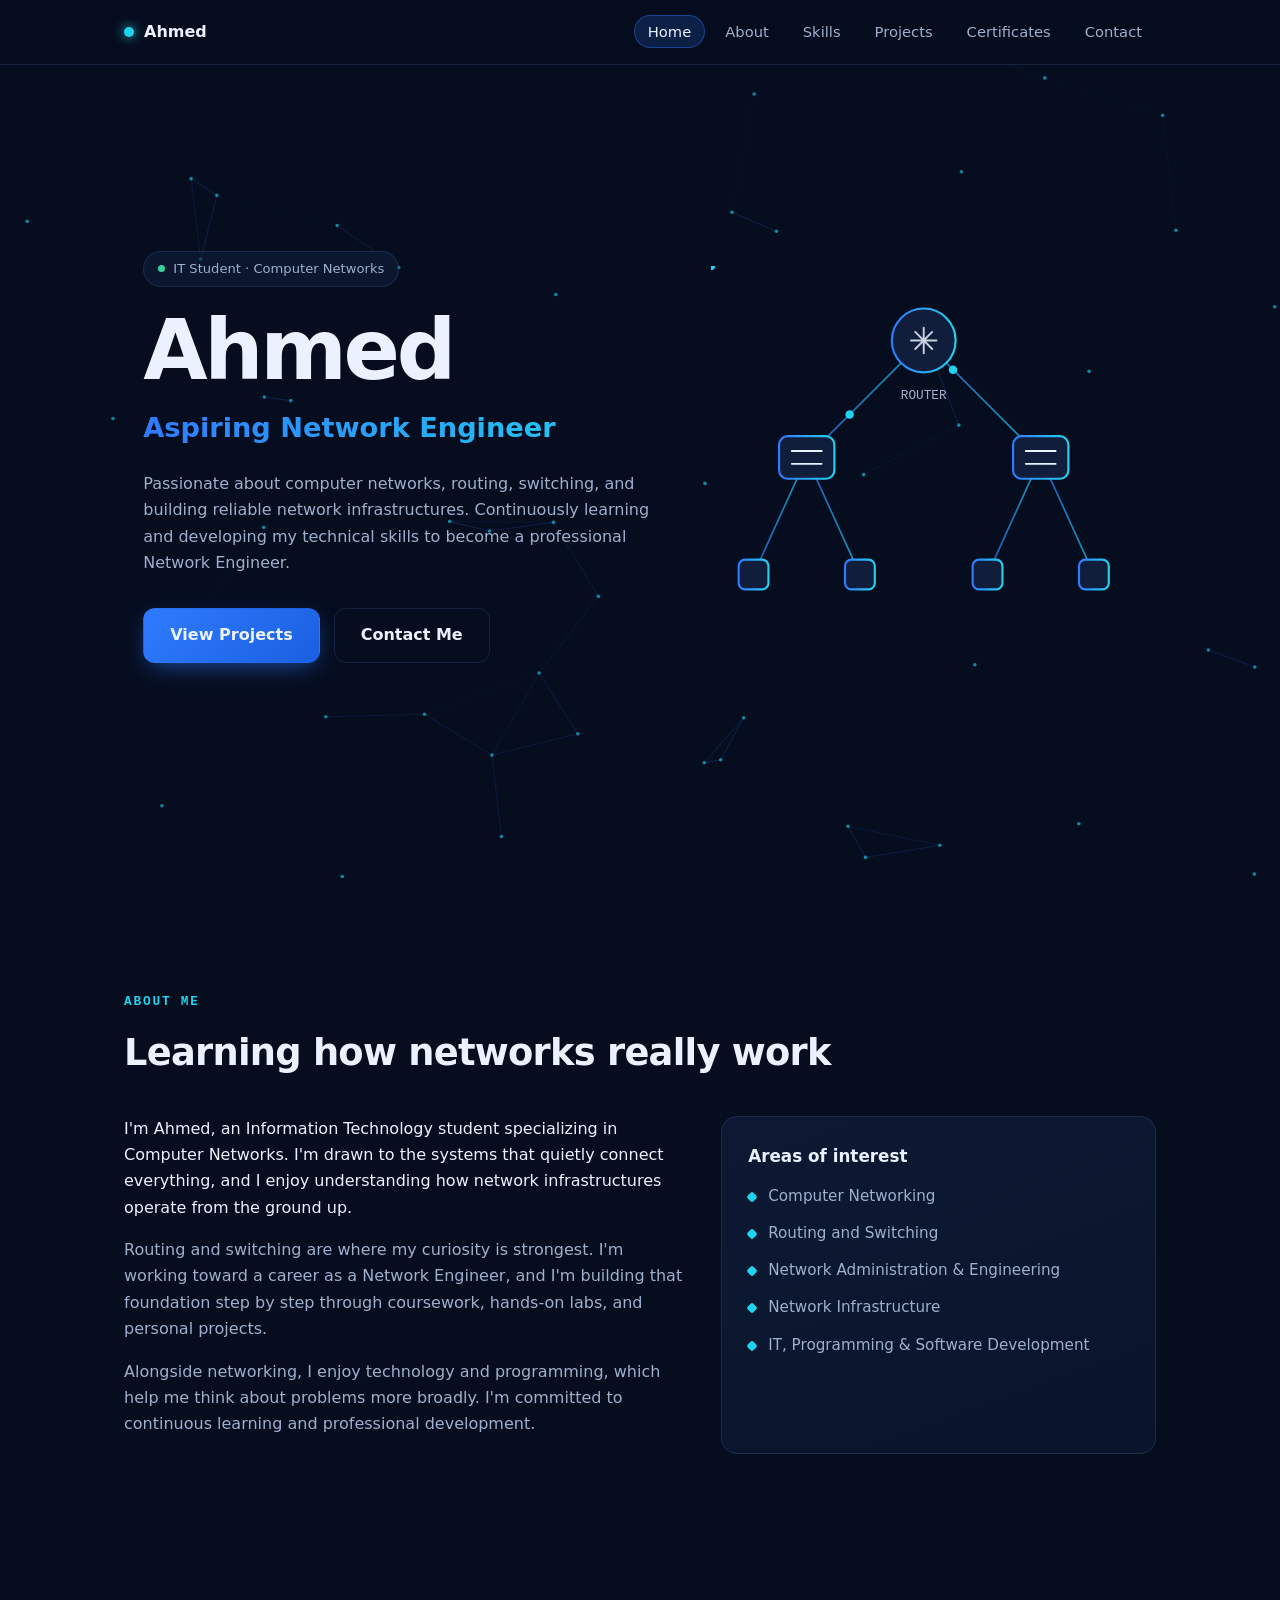
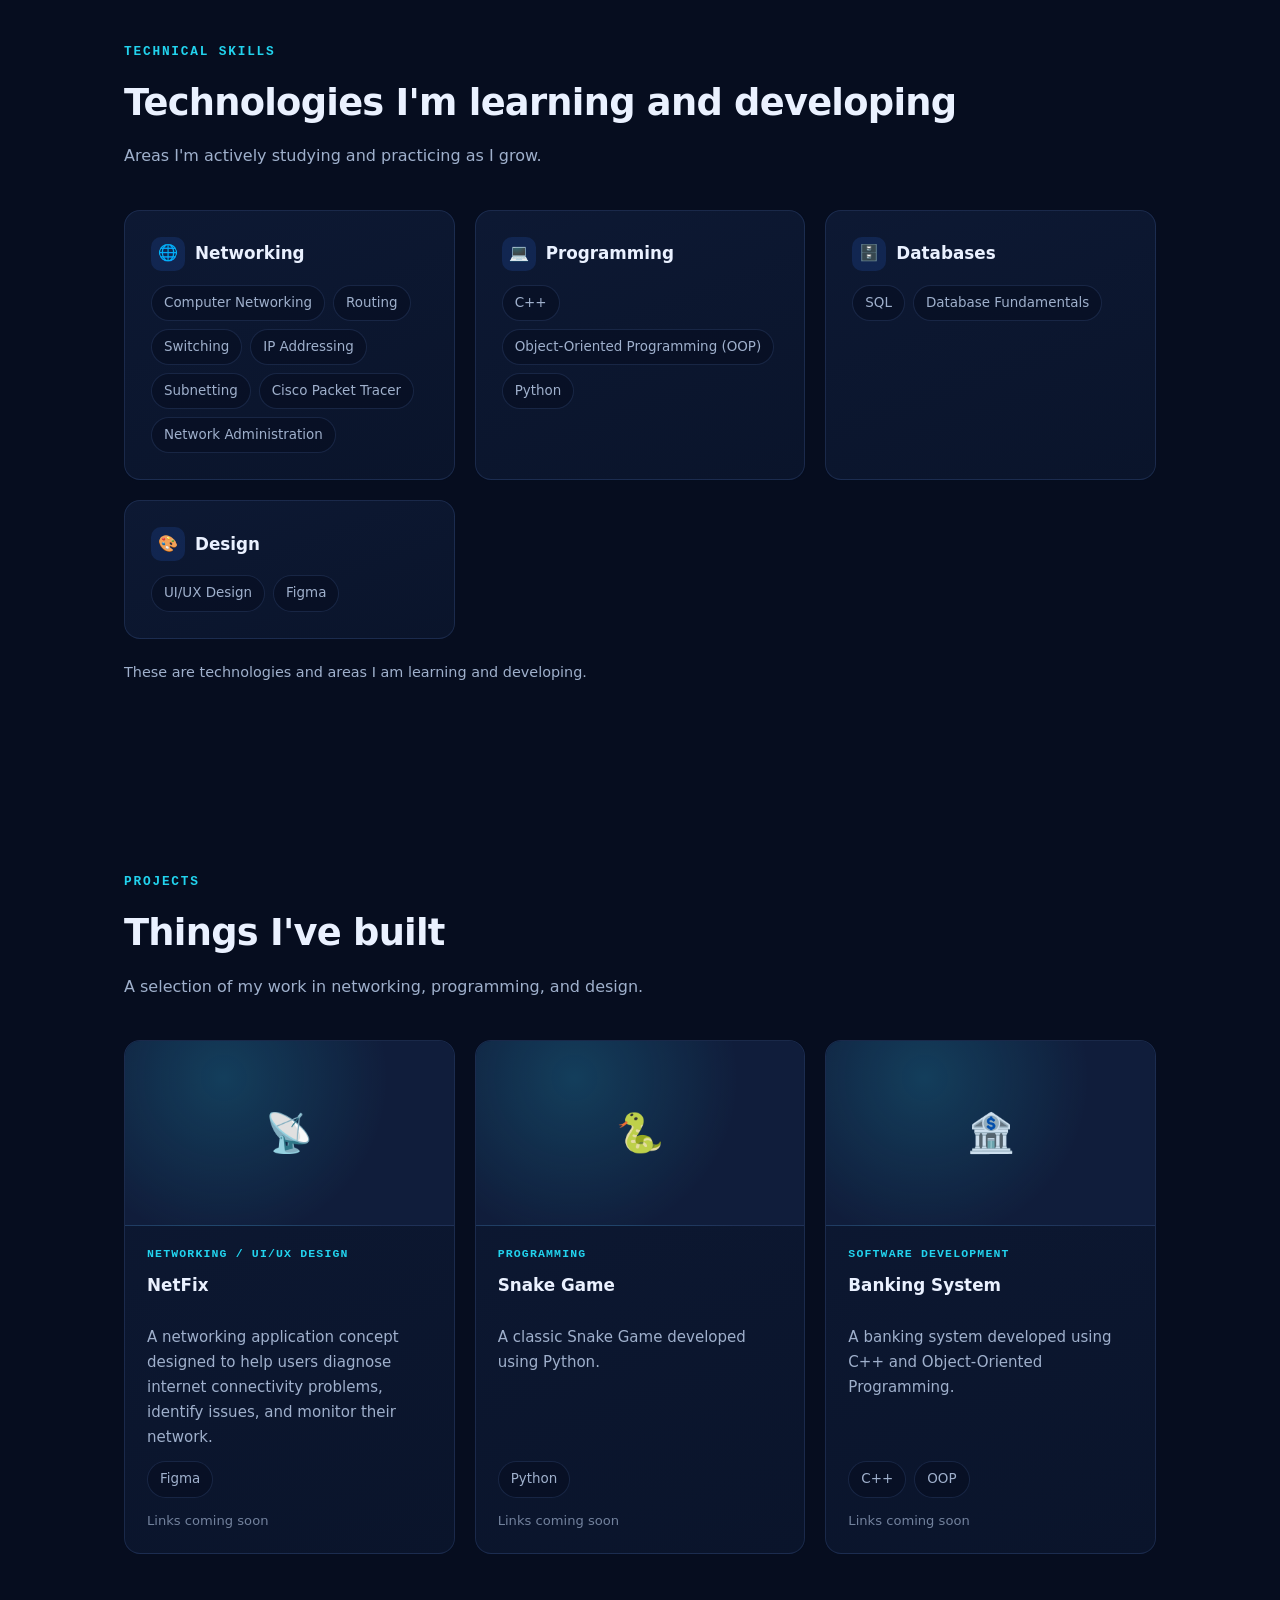
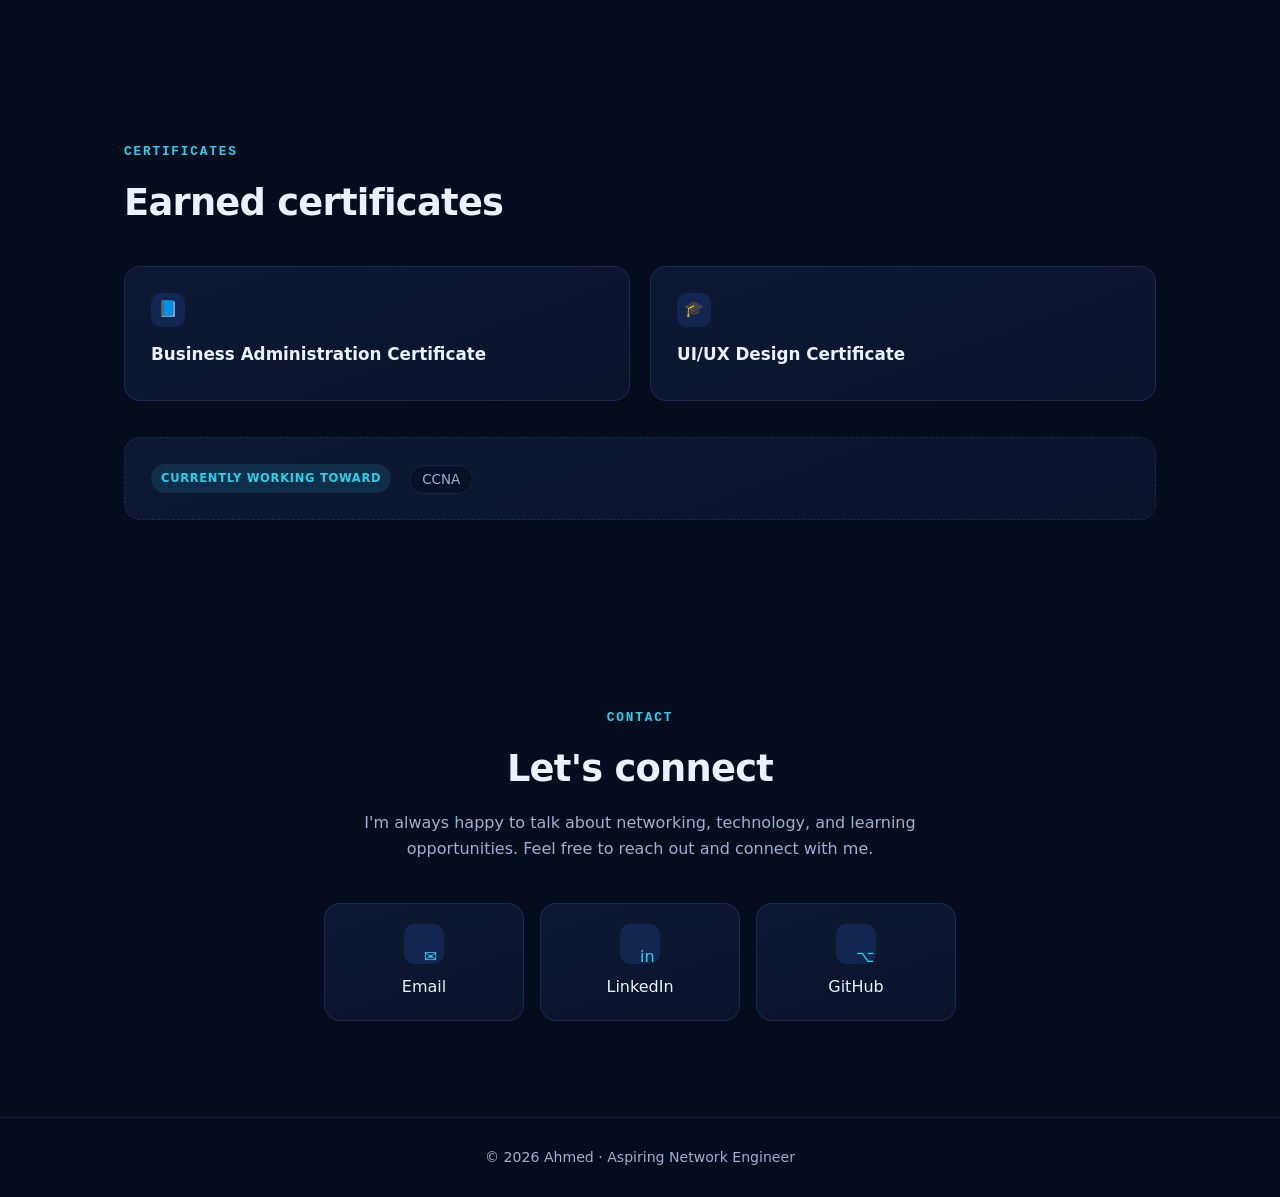
<file: index.html>
<!DOCTYPE html>
<html lang="en">
<head>
<meta charset="utf-8">
<meta name="viewport" content="width=device-width, initial-scale=1">
<title>Ahmed | Aspiring Network Engineer</title>
<meta name="description" content="Ahmed is an Information Technology student specializing in Computer Networks, passionate about routing, switching and network infrastructure.">
<meta name="theme-color" content="#060d1f">
<meta property="og:title" content="Ahmed | Aspiring Network Engineer">
<meta property="og:description" content="IT student specializing in Computer Networks. Routing, switching and network infrastructure.">
<meta property="og:type" content="website">
<link rel="icon" href="data:image/svg+xml,%3Csvg xmlns='http://www.w3.org/2000/svg' viewBox='0 0 100 100'%3E%3Ctext y='.9em' font-size='90'%3E%F0%9F%8C%90%3C/text%3E%3C/svg%3E">
<style>
:root{--bg:#060d1f;--surface:#0c1730;--surface2:#101d3b;--line:rgba(120,170,255,.14);--text:#eaf1ff;--muted:#9fb0cc;--blue:#2f7bff;--cyan:#22d3ee;--r:16px}
*{box-sizing:border-box;margin:0}
html{scroll-behavior:smooth;scroll-padding-top:80px}
body{background:var(--bg);color:var(--text);font:16px/1.65 system-ui,-apple-system,"Segoe UI",Inter,Roboto,sans-serif;overflow-x:hidden}
a{color:inherit;text-decoration:none}
:focus-visible{outline:2px solid var(--cyan);outline-offset:3px}
#net{position:fixed;inset:0;z-index:0;pointer-events:none}
main,header,footer{position:relative;z-index:1}
.wrap{max-width:1080px;margin:0 auto;padding:0 24px}
section{padding:96px 0}
h2{font-size:clamp(1.7rem,4vw,2.3rem);letter-spacing:-.02em;margin-bottom:10px}
.eyebrow{color:var(--cyan);font:600 .8rem/1 ui-monospace,Consolas,monospace;letter-spacing:.14em;text-transform:uppercase;margin-bottom:14px;display:block}
.lead{color:var(--muted);max-width:620px;margin-bottom:40px}
/* nav */
nav{position:fixed;top:0;left:0;right:0;z-index:50;background:rgba(6,13,31,.7);backdrop-filter:blur(14px);-webkit-backdrop-filter:blur(14px);border-bottom:1px solid var(--line)}
nav .wrap{display:flex;align-items:center;justify-content:space-between;height:64px}
.brand{font-weight:700;display:flex;align-items:center;gap:10px}
.brand i{width:10px;height:10px;border-radius:50%;background:var(--cyan);box-shadow:0 0 12px var(--cyan)}
.links{display:flex;gap:6px;list-style:none;padding:0}
.links a{padding:8px 14px;border-radius:999px;color:var(--muted);font-size:.92rem;transition:.25s}
.links a:hover{color:var(--text)}
.links a.active{color:var(--text);background:rgba(47,123,255,.18);box-shadow:inset 0 0 0 1px rgba(47,123,255,.4)}
.burger{display:none;background:none;border:1px solid var(--line);color:var(--text);border-radius:10px;width:42px;height:42px;font-size:1.2rem;cursor:pointer}
/* hero */
#home{min-height:100vh;display:flex;align-items:center;padding-top:110px}
.hero{display:grid;grid-template-columns:1.1fr .9fr;gap:48px;align-items:center}
.tag{display:inline-flex;gap:8px;align-items:center;border:1px solid var(--line);background:rgba(16,29,59,.6);padding:6px 14px;border-radius:999px;font-size:.82rem;color:var(--muted);margin-bottom:22px}
.tag b{width:7px;height:7px;border-radius:50%;background:#34d399}
h1{font-size:clamp(3rem,9vw,5.2rem);line-height:1;letter-spacing:-.04em}
.role{font-size:clamp(1.2rem,3vw,1.7rem);margin:14px 0 20px;background:linear-gradient(90deg,var(--blue),var(--cyan));-webkit-background-clip:text;background-clip:text;color:transparent;font-weight:600}
.hero p{color:var(--muted);max-width:520px;margin-bottom:32px}
.btns{display:flex;gap:14px;flex-wrap:wrap}
.btn{padding:13px 26px;border-radius:12px;font-weight:600;border:1px solid var(--line);transition:transform .25s,box-shadow .25s,background .25s;display:inline-block}
.btn.primary{background:linear-gradient(135deg,var(--blue),#1b5fe0);border-color:transparent;box-shadow:0 8px 24px -8px rgba(47,123,255,.7)}
.btn:hover{transform:translateY(-2px)}
.btn.primary:hover{box-shadow:0 12px 30px -8px rgba(34,211,238,.6)}
.btn.ghost:hover{background:rgba(47,123,255,.12)}
.topo{width:100%;max-width:440px;justify-self:center}
.topo .pkt{fill:var(--cyan)}
/* cards */
.card{background:linear-gradient(160deg,rgba(16,29,59,.75),rgba(12,23,48,.75));border:1px solid var(--line);border-radius:var(--r);padding:26px;backdrop-filter:blur(8px);-webkit-backdrop-filter:blur(8px);transition:transform .3s,border-color .3s,box-shadow .3s}
.card:hover{transform:translateY(-4px);border-color:rgba(34,211,238,.4);box-shadow:0 18px 40px -20px rgba(47,123,255,.55)}
.grid{display:grid;gap:20px;grid-template-columns:repeat(auto-fit,minmax(260px,1fr))}
.about{display:grid;grid-template-columns:1.3fr 1fr;gap:32px}
.about p{color:var(--muted);margin-bottom:16px}
.about p:first-child{color:var(--text)}
.focus{list-style:none;padding:0;display:grid;gap:12px}
.focus li{display:flex;gap:12px;color:var(--muted);font-size:.95rem}
.focus li:before{content:"";flex:none;width:8px;height:8px;margin-top:9px;border-radius:2px;background:var(--cyan);transform:rotate(45deg)}
.card h3{font-size:1.05rem;margin-bottom:14px;display:flex;gap:10px;align-items:center}
.ic{width:34px;height:34px;border-radius:10px;display:grid;place-items:center;background:rgba(47,123,255,.15);color:var(--cyan);font-size:1rem}
.chips{display:flex;flex-wrap:wrap;gap:8px}
.chip{font-size:.84rem;padding:6px 12px;border-radius:999px;border:1px solid var(--line);background:rgba(6,13,31,.5);color:var(--muted);transition:.2s;cursor:default}
.chip:hover{color:var(--text);border-color:var(--cyan);background:rgba(34,211,238,.08)}
.note{margin-top:22px;color:var(--muted);font-size:.9rem}
/* projects */
.proj{padding:0;overflow:hidden;display:flex;flex-direction:column}
.thumb{aspect-ratio:16/9;background:radial-gradient(circle at 30% 20%,rgba(34,211,238,.18),transparent 60%),var(--surface2);display:grid;place-items:center;font-size:2.4rem;border-bottom:1px solid var(--line);overflow:hidden}
.thumb img{width:100%;height:100%;object-fit:cover;transition:transform .5s}
.proj:hover .thumb img{transform:scale(1.04)}
.pbody{padding:22px;display:flex;flex-direction:column;gap:12px;flex:1}
.cat{color:var(--cyan);font:600 .72rem/1 ui-monospace,Consolas,monospace;letter-spacing:.1em;text-transform:uppercase}
.pbody p{color:var(--muted);font-size:.94rem;flex:1}
.plinks{display:flex;gap:10px;flex-wrap:wrap}
.plinks a{font-size:.85rem;padding:7px 14px;border-radius:10px;border:1px solid var(--line);transition:.2s}
.plinks a:hover{border-color:var(--cyan);color:var(--cyan)}
.plinks span{font-size:.82rem;color:var(--muted);opacity:.7}
/* certs */
.cert .ic{margin-bottom:14px}
.cert h3{margin-bottom:6px}
.cert p{color:var(--muted);font-size:.9rem}
.goal{margin-top:36px;border-style:dashed;display:flex;gap:18px;align-items:center;flex-wrap:wrap}
.goal .badge{font-size:.72rem;padding:5px 10px;border-radius:999px;background:rgba(34,211,238,.12);color:var(--cyan);font-weight:600;letter-spacing:.06em;text-transform:uppercase}
/* contact */
.contact{text-align:center;max-width:680px;margin:0 auto}
.contact .lead{margin-inline:auto}
.cgrid{display:grid;gap:16px;grid-template-columns:repeat(auto-fit,minmax(180px,1fr));margin-top:10px}
.cgrid a,.cgrid div{display:block;padding:20px;text-align:center}
.cgrid small{display:block;color:var(--muted);font-size:.8rem;margin-top:4px}
.off{opacity:.55}
footer{border-top:1px solid var(--line);padding:28px 0;text-align:center;color:var(--muted);font-size:.88rem}
/* reveal */
.rv{opacity:0;transform:translateY(22px);transition:opacity .7s,transform .7s}
.rv.in{opacity:1;transform:none}
@media(max-width:820px){
 .burger{display:block}
 .links{position:absolute;top:64px;left:0;right:0;flex-direction:column;background:rgba(6,13,31,.97);padding:12px 24px 20px;border-bottom:1px solid var(--line);display:none}
 .links.open{display:flex}
 .hero,.about{grid-template-columns:1fr}
 .topo{max-width:320px;order:-1}
 section{padding:72px 0}
 #home{padding-top:100px}
}
@media(prefers-reduced-motion:reduce){
 html{scroll-behavior:auto}
 *{animation:none!important;transition:none!important}
 .rv{opacity:1;transform:none}
}
</style>
</head>
<body>
<canvas id="net" aria-hidden="true"></canvas>

<nav aria-label="Main navigation">
 <div class="wrap">
  <a href="#home" class="brand"><i></i>Ahmed</a>
  <button class="burger" id="burger" aria-label="Toggle menu" aria-expanded="false" aria-controls="links">☰</button>
  <ul class="links" id="links">
   <li><a href="#home">Home</a></li><li><a href="#about">About</a></li><li><a href="#skills">Skills</a></li>
   <li><a href="#projects">Projects</a></li><li><a href="#certificates">Certificates</a></li><li><a href="#contact">Contact</a></li>
  </ul>
 </div>
</nav>

<main>
<section id="home"><div class="wrap hero">
 <div>
  <span class="tag"><b></b> IT Student · Computer Networks</span>
  <h1>Ahmed</h1>
  <div class="role">Aspiring Network Engineer</div>
  <p>Passionate about computer networks, routing, switching, and building reliable network infrastructures. Continuously learning and developing my technical skills to become a professional Network Engineer.</p>
  <div class="btns"><a class="btn primary" href="#projects">View Projects</a><a class="btn ghost" href="#contact">Contact Me</a></div>
 </div>
 <svg class="topo" viewBox="0 0 400 360" role="img" aria-label="Network topology illustration: a router connected to switches and end devices">
  <defs><linearGradient id="g" x1="0" x2="1"><stop offset="0" stop-color="#2f7bff"/><stop offset="1" stop-color="#22d3ee"/></linearGradient></defs>
  <g stroke="url(#g)" stroke-width="1.6" fill="none" opacity=".7">
   <path id="p1" d="M200 70 L90 180"/><path id="p2" d="M200 70 L310 180"/>
   <path d="M90 180 L40 290"/><path d="M90 180 L140 290"/><path id="p3" d="M310 180 L260 290"/><path d="M310 180 L360 290"/>
  </g>
  <g fill="var(--surface2)" stroke="url(#g)" stroke-width="2">
   <circle cx="200" cy="70" r="30"/>
   <rect x="64" y="160" width="52" height="40" rx="8"/><rect x="284" y="160" width="52" height="40" rx="8"/>
   <rect x="26" y="276" width="28" height="28" rx="6"/><rect x="126" y="276" width="28" height="28" rx="6"/>
   <rect x="246" y="276" width="28" height="28" rx="6"/><rect x="346" y="276" width="28" height="28" rx="6"/>
  </g>
  <g fill="none" stroke="#eaf1ff" stroke-width="1.8" stroke-linecap="round"><path d="M188 70h24M200 58v24M192 62l16 16M208 62l-16 16" opacity=".85"/><path d="M76 174h28M76 186h28"/><path d="M296 174h28M296 186h28"/></g>
  <g class="pkt"><circle r="4"><animateMotion dur="3s" repeatCount="indefinite"><mpath href="#p1"/></animateMotion></circle>
  <circle r="4"><animateMotion dur="3.6s" repeatCount="indefinite" begin="1s"><mpath href="#p2"/></animateMotion></circle>
  <circle r="4"><animateMotion dur="3.2s" repeatCount="indefinite" begin="2s"><mpath href="#p3"/></animateMotion></circle></g>
  <text x="200" y="125" text-anchor="middle" fill="#9fb0cc" font-size="12" font-family="monospace">ROUTER</text>
 </svg>
</div></section>

<section id="about"><div class="wrap">
 <span class="eyebrow rv">About Me</span><h2 class="rv">Learning how networks really work</h2>
 <div class="about rv" style="margin-top:32px">
  <div>
   <p>I'm Ahmed, an Information Technology student specializing in Computer Networks. I'm drawn to the systems that quietly connect everything, and I enjoy understanding how network infrastructures operate from the ground up.</p>
   <p>Routing and switching are where my curiosity is strongest. I'm working toward a career as a Network Engineer, and I'm building that foundation step by step through coursework, hands-on labs, and personal projects.</p>
   <p>Alongside networking, I enjoy technology and programming, which help me think about problems more broadly. I'm committed to continuous learning and professional development.</p>
  </div>
  <div class="card"><h3>Areas of interest</h3>
   <ul class="focus"><li>Computer Networking</li><li>Routing and Switching</li><li>Network Administration &amp; Engineering</li><li>Network Infrastructure</li><li>IT, Programming &amp; Software Development</li></ul></div>
 </div>
</div></section>

<section id="skills"><div class="wrap">
 <span class="eyebrow rv">Technical Skills</span><h2 class="rv">Technologies I'm learning and developing</h2>
 <p class="lead rv">Areas I'm actively studying and practicing as I grow.</p>
 <div class="grid" id="skillGrid"></div>
</div></section>

<section id="projects"><div class="wrap">
 <span class="eyebrow rv">Projects</span><h2 class="rv">Things I've built</h2>
 <p class="lead rv">A selection of my work in networking, programming, and design.</p>
 <div class="grid" id="projGrid"></div>
</div></section>

<section id="certificates"><div class="wrap">
 <span class="eyebrow rv">Certificates</span><h2 class="rv">Earned certificates</h2>
 <div class="grid" id="certGrid" style="margin-top:32px"></div>
 <div class="card goal rv"><span class="badge">Currently working toward</span><div id="goalList"></div></div>
</div></section>

<section id="contact"><div class="wrap contact">
 <span class="eyebrow rv">Contact</span><h2 class="rv">Let's connect</h2>
 <p class="lead rv">I'm always happy to talk about networking, technology, and learning opportunities. Feel free to reach out and connect with me.</p>
 <div class="cgrid" id="contactGrid"></div>
</div></section>
</main>

<footer>© <span id="yr"></span> Ahmed · Aspiring Network Engineer</footer>

<script>
/* ============ EDIT YOUR CONTENT HERE ============ */
const CONFIG = {
  contact: {
    email: "elf26ahmed@gmail.com",
    linkedin: "https://www.linkedin.com/in/ahmed-elfagieh-763210426",
    github: "https://github.com/ahmedNET26"
  },
  skills: [
    {icon:"🌐", title:"Networking", items:["Computer Networking","Routing","Switching","IP Addressing","Subnetting","Cisco Packet Tracer","Network Administration"]},
    {icon:"💻", title:"Programming", items:["C++","Object-Oriented Programming (OOP)","Python"]},
    {icon:"🗄️", title:"Databases", items:["SQL","Database Fundamentals"]},
    {icon:"🎨", title:"Design", items:["UI/UX Design","Figma"]}
  ],
  /* Add a project by copying one block. Cards with no title are hidden.
     image: path like "images/netfix.png" (leave "" to show a placeholder icon)
     github / demo: leave "" if not available */
  projects: [
    {title:"NetFix", category:"Networking / UI/UX Design", icon:"📡",
     description:"A networking application concept designed to help users diagnose internet connectivity problems, identify issues, and monitor their network.",
     tech:["Figma"], image:"", github:"", demo:""},
    {title:"Snake Game", category:"Programming", icon:"🐍",
     description:"A classic Snake Game developed using Python.",
     tech:["Python"], image:"", github:"", demo:""},
    {title:"Banking System", category:"Software Development", icon:"🏦",
     description:"A banking system developed using C++ and Object-Oriented Programming.",
     tech:["C++","OOP"], image:"", github:"", demo:""}
  ],
  /* Only add certificates you have actually earned */
  certificates: [
    {title:"Business Administration Certificate", icon:"📘"},
    {title:"UI/UX Design Certificate", icon:"🎓"}
  ],
  goals: ["CCNA"]
};
/* ================================================= */

const $ = s => document.querySelector(s);
const esc = s => String(s).replace(/[&<>"']/g, c => ({'&':'&amp;','<':'&lt;','>':'&gt;','"':'&quot;',"'":'&#39;'}[c]));
const safeUrl = u => /^https?:\/\//i.test(u) ? esc(u) : "";

$("#skillGrid").innerHTML = CONFIG.skills.map(s =>
  `<div class="card rv"><h3><span class="ic">${s.icon}</span>${esc(s.title)}</h3><div class="chips">${s.items.map(i=>`<span class="chip">${esc(i)}</span>`).join("")}</div></div>`).join("") 
  ;
$("#skillGrid").insertAdjacentHTML("afterend",'<p class="note rv">These are technologies and areas I am learning and developing.</p>');

$("#projGrid").innerHTML = CONFIG.projects.filter(p => p.title && p.description).map(p => {
  const gh = safeUrl(p.github), dm = safeUrl(p.demo);
  const media = p.image ? `<img src="${esc(p.image)}" alt="${esc(p.title)} screenshot" loading="lazy">` : esc(p.icon || "📁");
  const links = (gh ? `<a href="${gh}" target="_blank" rel="noopener">GitHub</a>` : "") + (dm ? `<a href="${dm}" target="_blank" rel="noopener">Live Demo</a>` : "");
  return `<article class="card proj rv"><div class="thumb">${media}</div><div class="pbody"><span class="cat">${esc(p.category)}</span><h3>${esc(p.title)}</h3><p>${esc(p.description)}</p><div class="chips">${(p.tech||[]).map(t=>`<span class="chip">${esc(t)}</span>`).join("")}</div><div class="plinks">${links || "<span>Links coming soon</span>"}</div></div></article>`;
}).join("");

$("#certGrid").innerHTML = CONFIG.certificates.filter(c => c.title).map(c =>
  `<div class="card cert rv"><div class="ic">${c.icon||"🎓"}</div><h3>${esc(c.title)}</h3></div>`).join("");
if (CONFIG.goals.length) $("#goalList").innerHTML = CONFIG.goals.map(g => `<span class="chip">${esc(g)}</span>`).join(" ");
else $(".goal").remove();

const c = CONFIG.contact;
const items = [
  ["✉️","Email", c.email && /^[^@\s]+@[^@\s]+$/.test(c.email) ? "mailto:"+esc(c.email) : ""],
  ["in","LinkedIn", safeUrl(c.linkedin)],
  ["⌥","GitHub", safeUrl(c.github)]
];
$("#contactGrid").innerHTML = items.map(([i,l,h]) => h
  ? `<a class="card rv" href="${h}" ${h.startsWith("mailto")?"":'target="_blank" rel="noopener"'}><div class="ic" style="margin:0 auto 10px">${i}</div>${l}</a>`
  : `<div class="card off rv"><div class="ic" style="margin:0 auto 10px">${i}</div>${l}<small>Coming soon</small></div>`).join("");

$("#yr").textContent = new Date().getFullYear();

/* mobile menu */
const burger = $("#burger"), links = $("#links");
burger.onclick = () => { const o = links.classList.toggle("open"); burger.setAttribute("aria-expanded", o); };
links.addEventListener("click", e => { if (e.target.tagName === "A") { links.classList.remove("open"); burger.setAttribute("aria-expanded", false); } });

/* scroll reveal + active section */
const rvs = document.querySelectorAll(".rv");
const io = new IntersectionObserver(es => es.forEach(e => { if (e.isIntersecting) { e.target.classList.add("in"); io.unobserve(e.target); } }), {threshold:.12});
rvs.forEach(el => io.observe(el));
const navA = [...links.querySelectorAll("a")];
const so = new IntersectionObserver(es => es.forEach(e => {
  if (e.isIntersecting) navA.forEach(a => a.classList.toggle("active", a.getAttribute("href") === "#" + e.target.id));
}), {rootMargin:"-45% 0px -50% 0px"});
document.querySelectorAll("main section").forEach(s => so.observe(s));

/* network canvas background */
(() => {
  const cv = $("#net"), ctx = cv.getContext("2d");
  const reduce = matchMedia("(prefers-reduced-motion: reduce)").matches;
  let w, h, pts = [], raf;
  function init() {
    const dpr = Math.min(devicePixelRatio || 1, 2);
    w = innerWidth; h = innerHeight;
    cv.width = w * dpr; cv.height = h * dpr; ctx.setTransform(dpr,0,0,dpr,0,0);
    const n = Math.min(60, Math.floor(w * h / 22000));
    pts = Array.from({length:n}, () => ({x:Math.random()*w, y:Math.random()*h, vx:(Math.random()-.5)*.25, vy:(Math.random()-.5)*.25}));
  }
  function draw() {
    ctx.clearRect(0,0,w,h);
    for (const p of pts) {
      if (!reduce) { p.x += p.vx; p.y += p.vy; if (p.x<0||p.x>w) p.vx*=-1; if (p.y<0||p.y>h) p.vy*=-1; }
    }
    for (let i=0;i<pts.length;i++) for (let j=i+1;j<pts.length;j++) {
      const dx=pts[i].x-pts[j].x, dy=pts[i].y-pts[j].y, d=dx*dx+dy*dy;
      if (d<18000) { ctx.strokeStyle=`rgba(47,123,255,${.22*(1-d/18000)})`; ctx.lineWidth=1; ctx.beginPath(); ctx.moveTo(pts[i].x,pts[i].y); ctx.lineTo(pts[j].x,pts[j].y); ctx.stroke(); }
    }
    ctx.fillStyle="rgba(34,211,238,.6)";
    for (const p of pts) { ctx.beginPath(); ctx.arc(p.x,p.y,1.8,0,6.283); ctx.fill(); }
    if (!reduce && !document.hidden) raf = requestAnimationFrame(draw);
  }
  addEventListener("resize", () => { cancelAnimationFrame(raf); init(); draw(); });
  document.addEventListener("visibilitychange", () => { if (!document.hidden && !reduce) { cancelAnimationFrame(raf); draw(); } });
  init(); draw();
})();
</script>
</body>
</html>
</file>
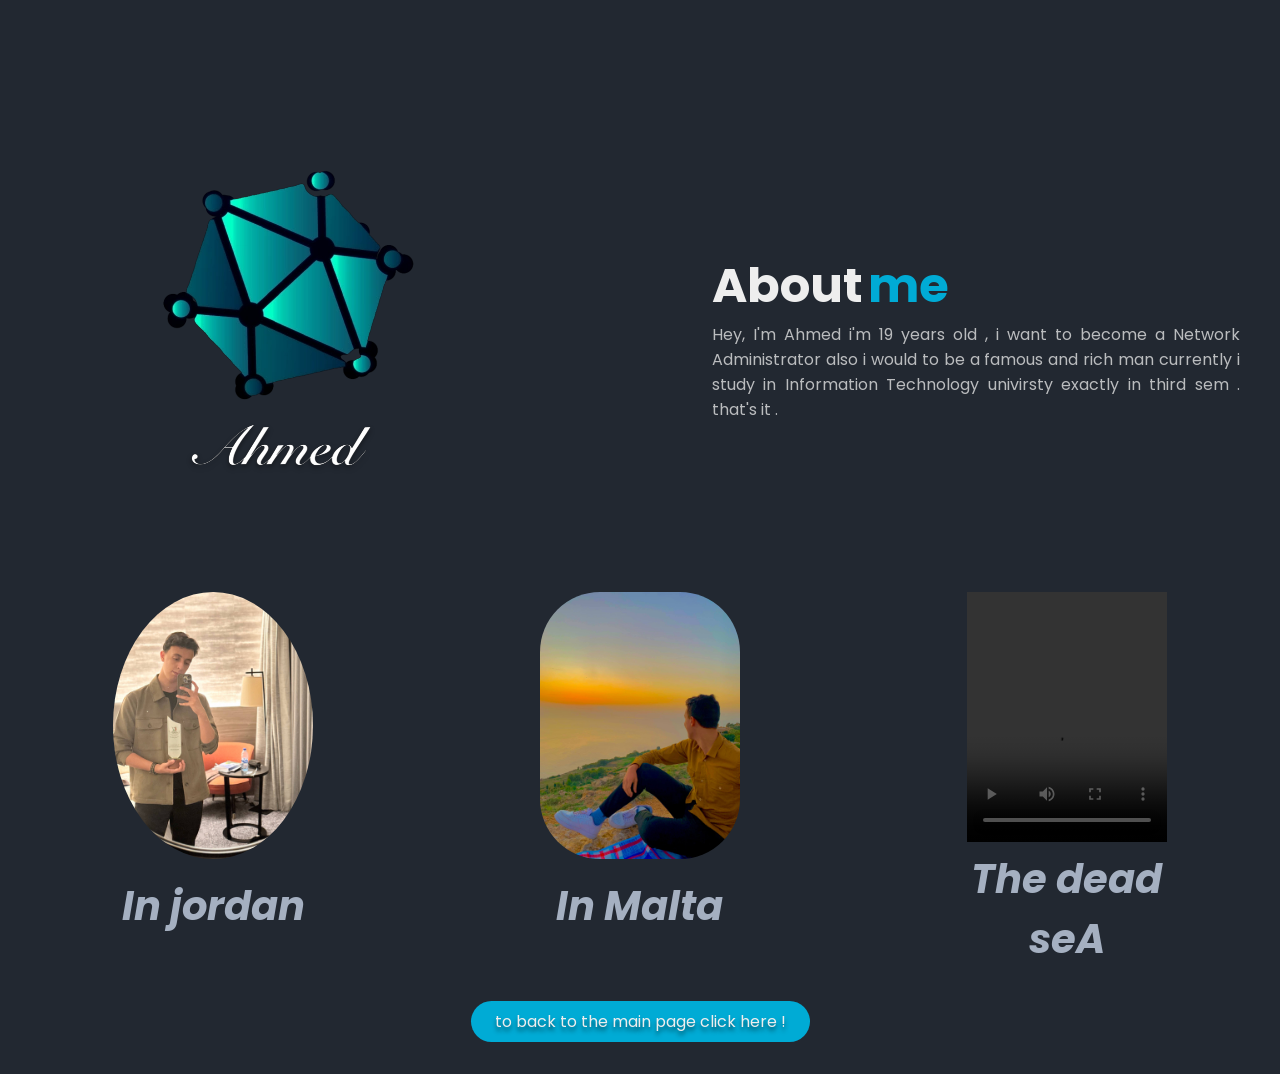
<file: about-me.html>
<!DOCTYPE html>
<html lang="en">
<head>
    <meta charset="UTF-8">
    <meta name="viewport" content="width=device-width, initial-scale=1.0">
    <link rel="stylesheet" href="profile.css">
    <title>about_me</title>
</head>
<body>
    <section class="about_me">
        <img 
        src="photos/kghb.webp"
        alt="about me img"
        class="about_me_img">
        <div class="textcon">
            <div class="texttitle">
                <h1 class="Aboutname">About </h1>
                <h1 class="Abouttitle">me</h1>
            </div>
            <p class="aboutmebar">
                Hey, I'm Ahmed i'm 19 years old , i want to become a Network Administrator also i would to be a famous and rich man 
                currently i study in Information Technology univirsty exactly in third sem . that's it .
            </p>
        </div>
    </section>
    <div class="photos">
     <div class="photo1">
    <img src="my photos/photo_2025-10-17_13-15-40.jpg" width="200" height="250" alt="a photo for me" title="my photo"> 
    <h3>In jordan</h3> 
    </div>
    <div class="photo2"> 
    <img src="my photos/photo_2025-10-17_13-15-31.jpg" width="200" height="250" alt="a photo for me" title="my photo"> 
    <h3>In Malta</h3>
    </div>
    <div class="photo3">
    <video controls="loop" src="my photos/IMG_1327.MOV" height="250" width="200"></video> 
    <h3> The dead seA</h3>
    </div> 
    </div>
    <div class="back_link">
    <a href="profilee.html" class="back">to back to the main page click here !</a>
    </div>
</body>
</html>
</file>
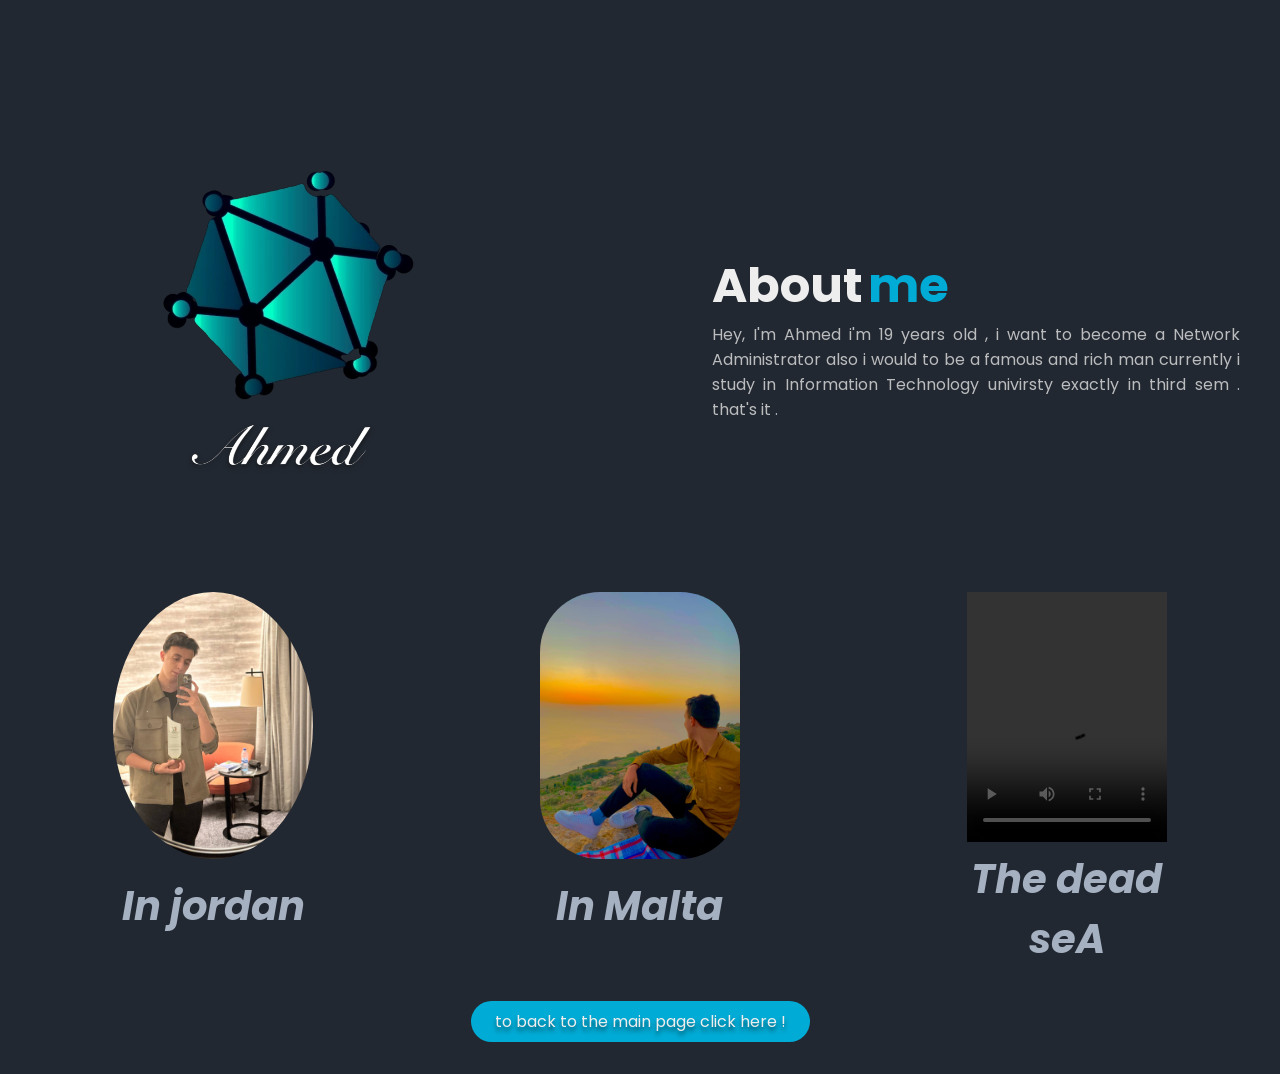
<file: about_me.html>
<!DOCTYPE html>
<html lang="en">
<head>
    <meta charset="UTF-8">
    <meta name="viewport" content="width=device-width, initial-scale=1.0">
    <link rel="stylesheet" href="profile.css">
    <title>about_me</title>
</head>
<body>
    <section class="about_me">
        <img 
        src="photos/kghb.webp"
        alt="about me img"
        class="about_me_img">
        <div class="textcon">
            <div class="texttitle">
                <h1 class="Aboutname">About </h1>
                <h1 class="Abouttitle">me</h1>
            </div>
            <p class="aboutmebar">
                Hey, I'm Ahmed i'm 19 years old , i want to become a Network Administrator also i would to be a famous and rich man 
                currently i study in Information Technology univirsty exactly in third sem . that's it .
            </p>
        </div>
    </section>
    <div class="photos">
     <div class="photo1">
    <img src="my photos/photo_2025-10-17_13-15-40.jpg" width="200" height="250" alt="a photo for me" title="my photo"> 
    <h3>In jordan</h3> 
    </div>
    <div class="photo2"> 
    <img src="my photos/photo_2025-10-17_13-15-31.jpg" width="200" height="250" alt="a photo for me" title="my photo"> 
    <h3>In Malta</h3>
    </div>
    <div class="photo3">
    <video controls="loop" src="my photos/IMG_1327.MOV" height="250" width="200"></video> 
    <h3> The dead seA</h3>
    </div> 
    </div>
    <div class="back_link">
    <a href="index.html" class="back">to back to the main page click here !</a>
    </div>
</body>
</html>
</file>
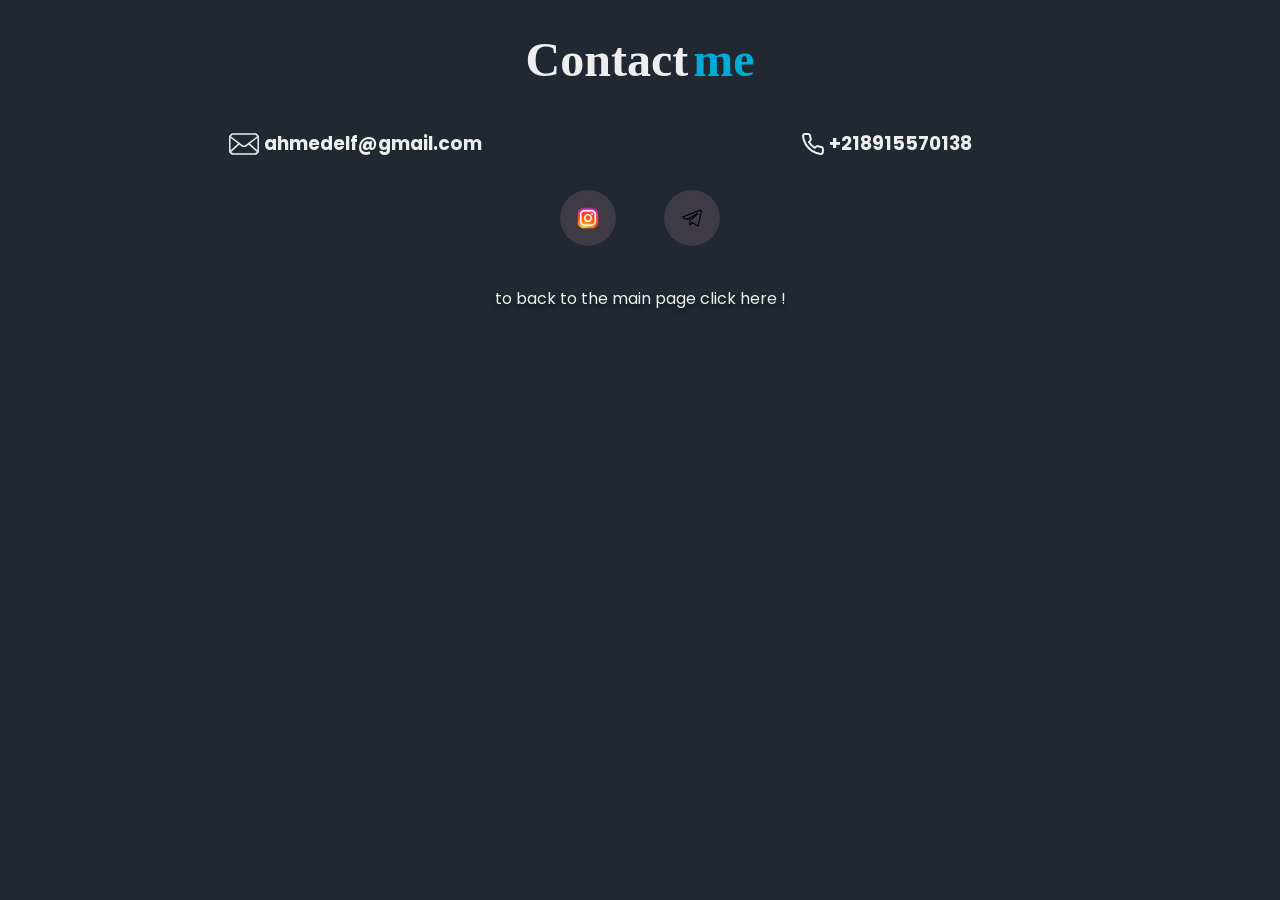
<file: contact.html>
<!DOCTYPE html>
<html lang="en">
<head>
    <meta charset="UTF-8">
    <meta name="viewport" content="width=device-width, initial-scale=1.0">
        <link rel="stylesheet" href="profile.css">

    <title>contact me</title>
</head>
<body>
    <section class="contactContainer">
        <div class="contactTitle">
            <h1 class="aboutname3">Contact</h1>
            <h1 class="aboutTitle3">me</h1>
        </div>
        <div class="contact">
            <div class="emailandphone">
                <img src="photos/Email.svg" alt="email logo ">
                <a href="elf26ahmed@gmail.com">
                    <h3>ahmedelf@gmail.com</h3>
                </a>
            </div>
            <div class="emailandphone">
                <img src="photos/phone.svg"  alt="phone logo">
                <h3>+218915570138</h3>
            </div>
        </div>
        <div class="socialmedia">
                <a
                href="https://www.instagram.com/a_hme_d2_6?igsh=MWUwMXJwNzRoZGR4aw%3D%3D&utm_source=qr"  target="_blank">
                <img src="photos/social-instagram-svgrepo-com.svg" style=" border-radius: 70px;" width="50px" alt="my acount on instegrem"></a>
                 <a
                href="https://t.me/a_hme_d2_6" target="_blank">
                <img src="photos/social-telegram-svgrepo-com.svg" width="50px" alt="my acount on telegram"></a>
        </div>


    </section>
     <div class="back_link3">
    <a href="index.html" class="back">to back to the main page click here !</a>
    </div>
</body>

</html>
</file>
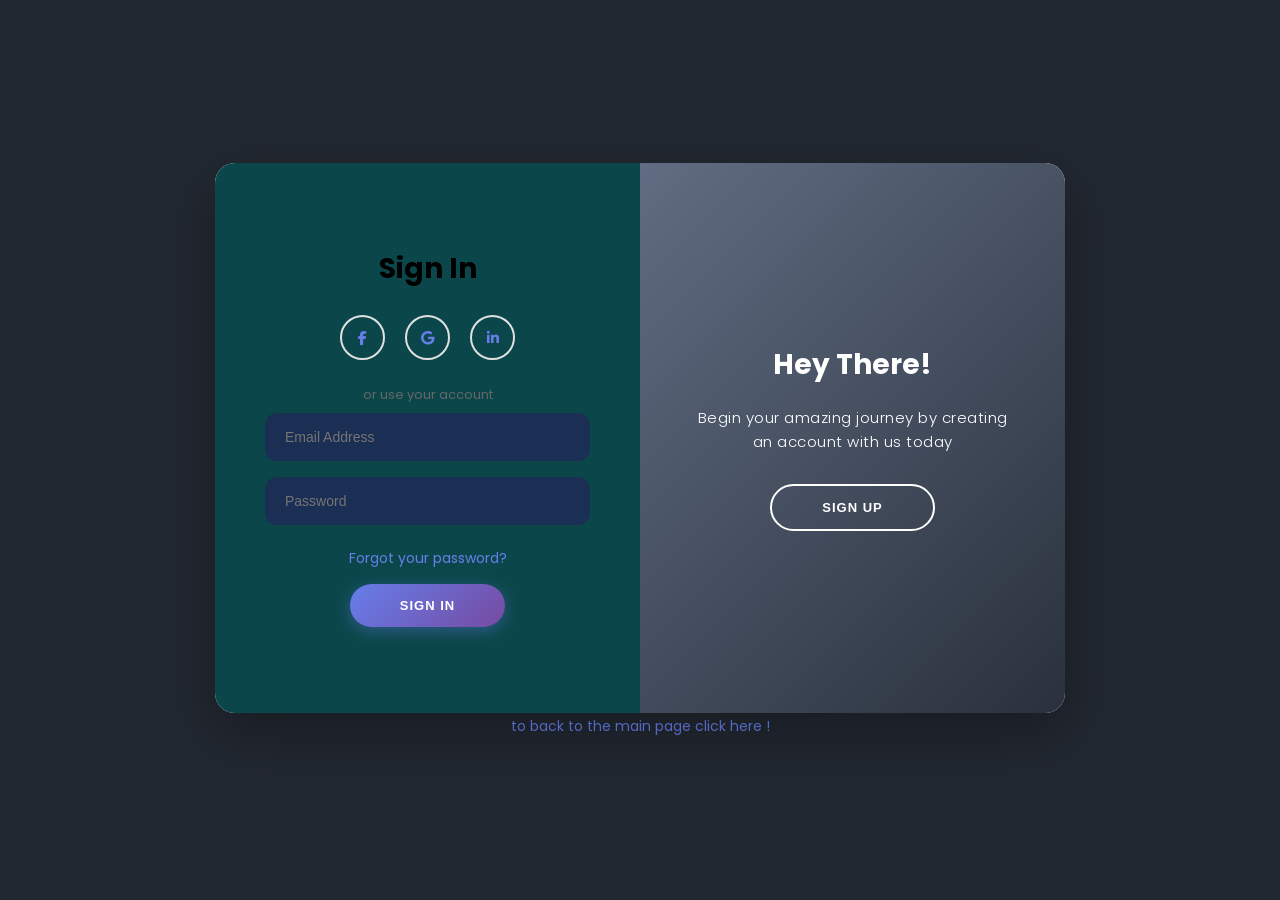
<file: hire.html>
<!DOCTYPE html>
<html lang="en">
<head>
    <meta charset="UTF-8">
    <meta name="viewport" content="width=device-width, initial-scale=1.0">
    <title>Sign In/Up Form</title>
    <link rel="stylesheet" href="https://cdnjs.cloudflare.com/ajax/libs/font-awesome/6.4.0/css/all.min.css">
    <link rel="stylesheet" href="hire.css">
</head>

<body>
    <div class="auth-wrapper" id="authWrapper">
        <div class="auth-form-box register-form-box">
            <form action="#" onsubmit="return false;">
                <h1>Create Account</h1>
                <div class="social-links">
                    <a href="#" aria-label="Facebook"><i class="fab fa-facebook-f"></i></a>
                    <a href="#" aria-label="Google"><i class="fab fa-google"></i></a>
                    <a href="#" aria-label="LinkedIn"><i class="fab fa-linkedin-in"></i></a>
                </div>
                <span>or use your email for registration</span>
                <input type="text" placeholder="Full Name" required />
                <input type="email" placeholder="Email Address" required />
                <input type="password" placeholder="Password" required />
                <button type="submit">Sign Up</button>
                <div class="mobile-switch">
                    <p>Already have an account?</p>
                    <button id="mobileLoginBtn">Sign In</button>
                </div>
            </form>
        </div>
        <div class="auth-form-box login-form-box">
            <form action="#" onsubmit="return false;">
                <h1>Sign In</h1>
                <div class="social-links">
                    <a href="#" aria-label="Facebook"><i class="fab fa-facebook-f"></i></a>
                    <a href="#" aria-label="Google"><i class="fab fa-google"></i></a>
                    <a href="#" aria-label="LinkedIn"><i class="fab fa-linkedin-in"></i></a>
                </div>
                <span>or use your account</span>
                <input type="email" placeholder="Email Address" required />
                <input type="password" placeholder="Password" required />
                <a href="#">Forgot your password?</a>
                <button type="submit">Sign In</button>
                <div class="mobile-switch">
                    <p>Don't have an account?</p>
                    <button id="mobileRegisterBtn">Sign Up</button>
                </div>
            </form>
        </div>
        <div class="slide-panel-wrapper">
            <div class="slide-panel">
                <div class="panel-content panel-content-left">
                    <h1>Welcome</h1>
                    <p>Stay connected by logging in with your credentials and continue your experience</p>
                    <button class="transparent-btn" id="loginBtn">Sign In</button>
                </div>
                <div class="panel-content panel-content-right">
                    <h1>Hey There!</h1>
                    <p>Begin your amazing journey by creating an account with us today</p>
                    <button class="transparent-btn" id="registerBtn">Sign Up</button>
                </div>
            </div>
        </div>
    </div>

    <script>
        const registerBtn = document.getElementById('registerBtn');
        const loginBtn = document.getElementById('loginBtn');
        const mobileRegisterBtn = document.getElementById('mobileRegisterBtn');
        const mobileLoginBtn = document.getElementById('mobileLoginBtn');
        const authWrapper = document.getElementById('authWrapper');

        if (registerBtn) {
            registerBtn.addEventListener('click', () => {
                authWrapper.classList.add("panel-active");
            });
        }

        if (loginBtn) {
            loginBtn.addEventListener('click', () => {
                authWrapper.classList.remove("panel-active");
            });
        }

        if (mobileRegisterBtn) {
            mobileRegisterBtn.addEventListener('click', () => {
                authWrapper.classList.add("panel-active");
            });
        }

        if (mobileLoginBtn) {
            mobileLoginBtn.addEventListener('click', () => {
                authWrapper.classList.remove("panel-active");
            });
        }
    </script>
    <div class="back_link">
    <a href="index.html" class="back">to back to the main page click here !</a>
    </div>
</body>


</html>
</file>
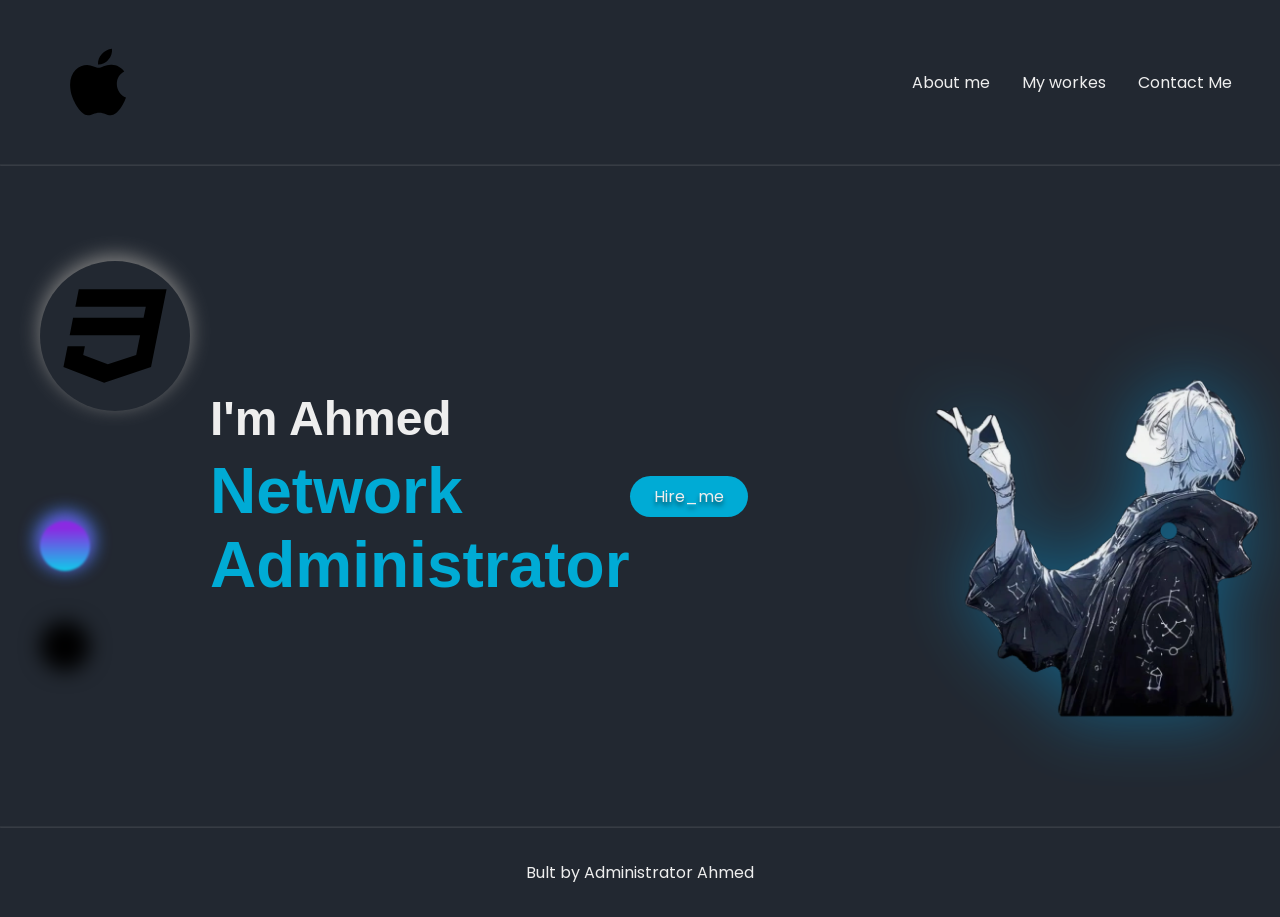
<file: profile.html>
<!DOCTYPE html>
<html lang="en">
<head>
    <meta charset="UTF-8">
    <meta name="viewport" content="width=device-width, initial-scale=1.0">
    <title>My_profile</title>
    <link rel="stylesheet" href="profile.css">
</head>
<body>
    <header>
      <img src="photos/apple-svgrepo-com.svg" width="100px" alt="logo">
      <nav class="navi">
        <ul>
            <li><a href="about_me.html">About me</a></li>
            <li><a href="my_wrkees.html">My workes</a></li>
            <li><a href="contact.html">Contact Me</a></li>
        </ul>
      </nav>
    </header>
    <hr>
  
   <section class="hero">
    <div class="spinner">
      <div class="spinner1">
      </div>
    </div>
    <img class="logo2" src="photos/css3-svgrepo-com.svg"  alt="logo2" width="150px">
    <div class="herosub">
      <h1 class="name">I'm Ahmed</h1>
      <h1 class="title">Network Administrator</h1>
    </div>
    
      <a class="hireMe" href="hire.html">Hire_me</a>
      

    
    <img src="photos/sticker.webp" alt="hero image " class="heroImg" width="150px"/>


   </section>
   <hr>
  <footer>
    <p>Bult by Administrator Ahmed </p>
  </footer>   
</body>
</html>
</file>
<file: profile.css>
@import url('https://fonts.googleapis.com/css2?family=Playwrite+NO:wght@100..400&family=Poppins:ital,wght@0,400;1,700&family=Press+Start+2P&display=swap');



*{
    margin: 0;
    padding: 0;
    box-sizing: border-box;
    font-family: "Poppins",serif;
}
body{
    background-color: #222831;
}
header{
    display: flex;
    justify-content: space-between;
    align-items: center;
    margin: 2rem auto;
    max-width: 1200px;
    padding: 0 0.5rem;
}
.navi ul{
    display: flex;
    list-style-type:none ;
    gap: 2rem;
}
.navi a{
    text-decoration: none;
    color: #eee;
}
.navi a:hover{
    color: aqua;
}
hr{
    opacity: 10%;
}
.spinner,.spinner1{
    margin-top: 100px;
    background-color: black;
    width: 50px;
    height: 50px;
    border-radius: 50%;
 margin-right: 10%;
}
.spinner{
    background-image: 
    linear-gradient(blueviolet 15%, rgb(17, 202, 234) );
    filter: blur(1px);
    box-shadow: 
    0px -5px 20px 0px blueviolet ,
    0px -5px 20px 0px  rgb(17, 202, 234);
    animation: move 3s linear infinite;
}
.spinner1{
    filter: blur(10px);
}
@keyframes move {
    to {transform: rotate(360deg);}
}
.hero{
    display: flex;
    justify-content: space-between;
    align-items: center;
    margin: 5rem auto;
    max-width: 1200px;
}
.logo2{
    position: absolute;
    margin-right: 50%;
    margin-bottom: 25%;
    box-shadow:  0px -5px 20px gray;
    border-radius: 50%;
}
.herosub{
    display: flex;
    flex-direction: column;
    gap: 0.5rem;
    
}
.name{
    font-family: Verdana, Geneva, Tahoma, sans-serif;
    font-size: 3rem;
    color: #eee;
}
.title{
    font-family: 'Trebuchet MS', 'Lucida Sans Unicode', 'Lucida Grande', 'Lucida Sans', Arial, sans-serif;
    font-size: 4rem;
    color: #00abd5;
}
.hireMe{
    background-color: #00abd5;
    color: #eee;
    border-radius: 24px;
    text-decoration: none;
    padding: 0.5rem 1.5rem;
    text-shadow: 0px 4px 4px rgba(0, 0, 0,0.5);
    margin-right: 10%;
}
.heroImg {
    width: 500px;                         
    border-radius: 30px 80px;             
    opacity: 0.95;                        
    object-fit: cover;
    filter: drop-shadow(0 0 35px rgba(0, 180, 255, 0.4));
    transition: 0.35s ease-in-out;
}

.heroImg:hover {
    transform: scale(1.06);
    filter: drop-shadow(0 0 45px rgba(0, 200, 255, 0.7));
    opacity: 1;
}
.about_me{
    display: flex;
    justify-content: space-between;
    align-items: center;
    margin: 5rem auto 0 auto;
    max-width: 1200px;
    gap: 10rem;
}
.textcon{
    display: flex;
    flex-direction: column;
}
.texttitle{
    display: flex;
    align-items: center;
    gap: 5px;
    font-size: 2rem;
}
.Aboutname{
    text-transform: inherit;
    color: #eee;
}
.Abouttitle{
    color: #00abd5;
}
.aboutmebar{
    text-align: justify;
    color: rgba(238, 238, 238,0.75);
}
.back_link{
     background-color: #00abd5;
    color: #eee;
    width: fit-content;
    border-radius: 24px;
    text-decoration: none;
    padding: 0.5rem 1.5rem;
    text-shadow: 0px 4px 4px rgba(0, 0, 0,0.5);
    margin:  2rem auto;
}
a{
    text-decoration: none;
    text-emphasis: none;
    color: #eee;
    text-align: center;
}
a:hover{
    color: aquamarine;
}

.photos {
  display: flex;
  justify-content: space-around;
  align-items: flex-start;
  text-align: center;
}

.photo1 {
  width: 200px;
  transition: transform 0.3s ease, box-shadow 0.3s ease; 

}

.photo1 img {
  width: 100%;
  height: auto;
  border-radius: 10px;
  margin-bottom: 10px;
  transition: transform 0.3s ease, box-shadow 0.3s ease;
  border-radius: 50% ;
}
.photo1 img:hover {
  transform: scale(1.05);               
  box-shadow: 0 20px 15px rgba(209, 210, 212, 0.1); 
}

.photo1 h3 {
  font-size: 40px;
  font-style: italic;
  color: #a5b0c1;
    transition: color 0.3s ease,transform 0.3s ease;

}
.photo1:hover h3{
    color: rgb(234, 94, 13);
      transition: translaterY(-5px);

}
.photo2 {
  width: 200px;
  transition: transform 0.3s ease, box-shadow 0.3s ease; 
}

.photo2 img {
  width: 100%;
  height: auto;
  border-radius: 10px;
  margin-bottom: 10px;
  transition: transform 0.3s ease, box-shadow 0.3s ease;
    border-radius: 60px ;

}

.photo2 img:hover {
  transform: scale(1.05);               
  box-shadow: 0 20px 15px rgba(209, 210, 212, 0.1); 
}

.photo2 h3 {
  font-size: 40px;
  font-style: italic;
  color: #a5b0c1;
    transition: color 0.3s ease,transform 0.3s ease;

}
.photo2:hover h3{
    color: rgb(30, 197, 105);
      transition: translaterY(-5px);

}
.photo3 {
  width: 200px;
  transition: transform 0.3s ease, box-shadow 0.3s ease;
}

.photo3 img {
  width: 100%;
  height: auto;
  border-radius: 10px;
  margin-bottom: 10px;
  transition: transform 0.3s ease, box-shadow 0.3s ease;
    border-radius: 20% ;
}

.photo3 video:hover {
  transform: scale(1.05);              
  box-shadow: 0 20px 15px rgba(209, 210, 212, 0.1); 
}

.photo3 h3 {
  font-size: 40px;
  font-style: italic;
  color:#a5b0c1;
    transition: color 0.3s ease,transform 0.3s ease;

}
.photo3:hover h3{
    color: blue;
      transition: translaterY(-5px);
}
.workes{
    background-color: #222831;
    padding: 10rem 10rem ;
    margin: 1rem 0rem;
}
.workescontainer{
    display: flex;
    flex-direction: row;
    justify-content: space-between;
    align-items: left;
    margin: 5rem auto;
}
.project{
    display: flex;
    align-items: center;
    justify-content: left;
    gap: 5px;
    font-size: 2rem;
}
.workes ul{
    display: flex;
    list-style-type: none;
    align-items: center;
    justify-content: space-between;
}
.workes li{
    border-radius: 16px;
    background-color: #222831;
    backdrop-filter: blur(4px);
    padding: 1rem 4rem;
}
.label3{
    background-color: #364a40;
    color: #eee;
    width: fit-content;
    border-radius: 24px;
    text-shadow: 0px 4px 4px rgba(0, 0, 0,0.5);
    margin-left: 500px;
    padding: 0.5rem 3rem;
    margin-top: 1000px;
}


.item{
    text-align: center;
    margin-bottom: 20px;
}
.item img{
    width: 300;
    height: 300px;
    object-fit: contain;
    transition: transform 0.3s ease;
    border-radius: 50%;
    box-shadow:0 20px 15px rgba(209, 210, 212, 0.1); 
} 

.workes li :hover{
    transform:translateY(-10px) scale(1.05);
}
.workes li video{
     width: 250px;
    height: 300px;
    object-fit: contain;
    transition: transform 0.2s;
}
.label{
    display: block;
    margin-top: 10px;
      background-color: #2e413f;
    color: #eee;
    width: fit-content;
    border-radius: 24px;
    text-decoration: none;
    padding: 0.5rem 1.5rem;
    text-shadow: 0px 4px 4px rgba(0, 0, 0,0.5);
    margin:  2rem auto;
}
.Aboutname2{
    color: #eee;
    margin-bottom: 50px;
    font-family:"Sekuya ,italic"  ;
}
.Abouttitle2{
    color: #00abd5;
    margin-bottom: 50px;
        font-family:"Sekuya ,italic"  ;

}

.navo{
    display: flex;
}
.para{
    font-family:"Caveat , italic" ;
    color: rgb(140, 158, 152);
    font-size: 1.5rem;
    text-shadow: 6px 4px 4px rgba(154, 36, 36, 0.5);
    transition: 0.4s ease;
}
.para:hover{
    letter-spacing: 3px;
}
.back_link1{  background-color: #402e32;
    color: #eee;
    width: fit-content;
    border-radius: 24px;
    text-decoration: none;
    padding: 0.5rem 1.5rem;
    text-shadow: 0px 4px 4px rgba(0, 0, 0,0.5);
    margin-left: 220px
}
.back_link1 :hover{
    color: burlywood;
}
.contactContainer{
    display: flex;
    flex-direction: column;
    align-items: center;
    justify-content: space-around;
    gap: 2rem;
    margin: 2rem auto;
    max-width: 1200px;
}
.contactTitle{
    display: flex;
    align-items: center;
    justify-content: center;
    gap: 5px;
    margin-bottom: 10px;
    font-size: 2rem;
}
.contact{
    display: flex;
    align-items: center;
    justify-content: center;
    margin-right: 5rem;
    gap: 20rem;
}
.contact h3, .contact a{
    color: #eee;
    text-decoration: none;
}
.emailandphone{
    display: flex;
    align-items: center;
    justify-content: center;
    gap: 5px;
}
.aboutname3{
     color: #eee;
    font-family:"Sekuya ,italic"  ;
}
.aboutTitle3{
  color: #00abd5;
        font-family:"Sekuya ,italic"  ;
}
.socialmedia{
    display: flex;
    align-items: center;
    justify-content: center;
    gap: 3rem;
}
.socialmedia a{
    display: flex;
    align-items: center;
    justify-content: center;
    border-radius: 50px;
    background-color: #3e3b44;
    backdrop-filter: blur(4px);
    padding: 1rem;
}
.socialmedia img{
    width: 24px;
    height: 24px;
}
.back_link3{  
    color: #eee;
    width: fit-content;
    width: fit-content;
    border-radius: 24px;
    text-decoration: none;
    padding: 0.5rem 1.5rem;
    text-shadow: 0px 4px 4px rgba(0, 0, 0,0.5);
    margin:  2rem auto;
    
}
.back_link3 :hover{
    color: burlywood;
}
footer{
    color: #eee;
    padding: 2rem;
    text-align: center;
}
@media (max-width:1023px){
    header{
        margin-left: 1rem;
        margin-right: 1rem;
    }
    .hero{
        flex-direction: column;
        align-items: center;
        gap: 2rem;
    }
    .heroImg{
        width: 400px;
    }
    .name, .title{
        font-size: 2rem;
    }
    .about_me{
        flex-direction: column-reverse;
        align-items: center;
        gap: 2rem;
    }
    .textcon{
        align-items: center;
        margin: 0rem 5rem;
        gap: 1rem;
    }
    .Aboutname,.Abouttitle,.Aboutname2,.Abouttitle2{
        font-size: 2rem;
    }
    .about_me img{
        width: 400px;
    }
    .workes{
        padding: 0;
    }
    .workescontainer{
        padding: 5rem 0rem;
        gap: 3rem;
    }
    .project{
        margin-left: 1rem;
    }
    .workes ul{
        flex-direction: column;
        gap: 1rem;
    }
    .contactContainer{
        margin: 10rem 5rem;
        gap: 2rem;
    }
    .contact{
        flex-direction: column;
        gap: 1rem;
        margin-right: 0;
    }

}
</file>
<file: hire.css>
@import url('https://fonts.googleapis.com/css2?family=Poppins:wght@300;400;600;700&display=swap');

        * {
            box-sizing: border-box;
            margin: 0;
            padding: 0;
        }

        body {
            display: flex;
            justify-content: center;
            align-items: center;
            flex-direction: column;
            font-family: 'Poppins', sans-serif;
            min-height: 100vh;
            padding: 20px;
             background-color: #222831;

        }

        h1 {
            font-weight: 700;
            margin: 0;
            font-size: 28px;
        }

        h2 {
            text-align: center;
            color: #fff;
            margin-bottom: 20px;
            font-size: 32px;
            text-shadow: 2px 2px 4px rgba(0, 0, 0, 0.2);
        }

        p {
            font-size: 15px;
            font-weight: 300;
            line-height: 24px;
            letter-spacing: 0.5px;
            margin: 20px 0 30px;
        }

        span {
            font-size: 13px;
            color: #666;
        }

        a {
            color: #667eea;
            font-size: 14px;
            text-decoration: none;
            margin: 15px 0;
            transition: color 0.3s ease;
        }

        a:hover {
            color: #764ba2;
        }

        button {
            border-radius: 25px;
            border: none;
            background: linear-gradient(135deg, #667eea 0%, #764ba2 100%);
            color: #FFFFFF;
            font-size: 13px;
            font-weight: 600;
            padding: 14px 50px;
            letter-spacing: 1px;
            text-transform: uppercase;
            transition: all 0.3s ease;
            cursor: pointer;
            box-shadow: 0 4px 15px rgba(102, 126, 234, 0.4);
        }

        button:hover {
            transform: translateY(-2px);
            box-shadow: 0 6px 20px rgba(102, 126, 234, 0.6);
        }

        button:active {
            transform: translateY(0);
        }

        button:focus {
            outline: none;
        }

        button.transparent-btn {
            background: transparent;
            border: 2px solid #FFFFFF;
            box-shadow: none;
        }

        button.transparent-btn:hover {
            background: rgba(255, 255, 255, 0.1);
        }

        form {
            background-color: #0b474a;
            display: flex;
            align-items: center;
            justify-content: center;
            flex-direction: column;
            padding: 0 50px;
            height: 100%;
            text-align: center;
        }

        input {
            background-color: #1b2e53;
            border: 2px solid transparent;
            border-radius: 12px;
            padding: 14px 18px;
            margin: 8px 0;
            width: 100%;
            font-size: 14px;
            transition: all 0.3s ease;
        }

        input:focus {
            outline: none;
            border-color: #0d1a55;
            background-color: #fff;
            box-shadow: 0 0 0 3px rgba(102, 126, 234, 0.1);
        }

        .auth-wrapper {
            background-color: #fff;
            border-radius: 20px;
            box-shadow: 0 20px 60px rgba(0, 0, 0, 0.3);
            position: relative;
            overflow: hidden;
            width: 850px;
            max-width: 100%;
            min-height: 550px;
        }

        .auth-form-box {
            position: absolute;
            top: 0;
            height: 100%;
            transition: all 0.6s ease-in-out;
        }

        .login-form-box {
            left: 0;
            width: 50%;
            z-index: 2;
        }

        .auth-wrapper.panel-active .login-form-box {
            transform: translateX(100%);
        }

        .register-form-box {
            left: 0;
            width: 50%;
            opacity: 0;
            z-index: 1;
        }

        .auth-wrapper.panel-active .register-form-box {
            transform: translateX(100%);
            opacity: 1;
            z-index: 5;
            animation: show 0.6s;
        }

        @keyframes show {

            0%,
            49.99% {
                opacity: 0;
                z-index: 1;
            }

            50%,
            100% {
                opacity: 1;
                z-index: 5;
            }
        }

        .slide-panel-wrapper {
            position: absolute;
            top: 0;
            left: 50%;
            width: 50%;
            height: 100%;
            overflow: hidden;
            transition: transform 0.6s ease-in-out;
            z-index: 100;
        }

        .auth-wrapper.panel-active .slide-panel-wrapper {
            transform: translateX(-100%);
        }

        .slide-panel {
            background: linear-gradient(135deg, #7787a0 0%, #2a313d 100%);
            background-size: cover;
            background-position: center;
            color: #FFFFFF;
            position: relative;
            left: -100%;
            height: 100%;
            width: 200%;
            transform: translateX(0);
            transition: transform 0.6s ease-in-out;
        }

        .auth-wrapper.panel-active .slide-panel {
            transform: translateX(50%);
        }

        .panel-content {
            position: absolute;
            display: flex;
            align-items: center;
            justify-content: center;
            flex-direction: column;
            padding: 0 50px;
            text-align: center;
            top: 0;
            height: 100%;
            width: 50%;
            transform: translateX(0);
            transition: transform 0.6s ease-in-out;
        }

        .panel-content-left {
            transform: translateX(-20%);
        }

        .auth-wrapper.panel-active .panel-content-left {
            transform: translateX(0);
        }

        .panel-content-right {
            right: 0;
            transform: translateX(0);
        }

        .auth-wrapper.panel-active .panel-content-right {
            transform: translateX(20%);
        }

        .social-links {
            margin: 25px 0;
        }

        .social-links a {
            border: 2px solid #e0e0e0;
            border-radius: 50%;
            display: inline-flex;
            justify-content: center;
            align-items: center;
            margin: 0 8px;
            height: 45px;
            width: 45px;
            transition: all 0.3s ease;
            color: #667eea;
        }

        .social-links a:hover {
            border-color: #667eea;
            background: #667eea;
            color: #fff;
            transform: translateY(-3px);
            box-shadow: 0 5px 15px rgba(102, 126, 234, 0.4);
        }

        .mobile-switch {
            display: none;
        }

        /* Responsive Design */
        @media (max-width: 768px) {
            body {
                padding: 10px;
            }

            .auth-wrapper {
                min-height: auto;
                width: 100%;
                max-width: 100%;
                border-radius: 15px;
            }

            .auth-form-box {
                position: static !important;
                width: 100% !important;
                transform: none !important;
                opacity: 1 !important;
            }

            .login-form-box,
            .register-form-box {
                position: static !important;
                width: 100% !important;
                left: 0 !important;
                transform: none !important;
                opacity: 1 !important;
                z-index: 1 !important;
            }

            .register-form-box {
                display: none;
            }

            .auth-wrapper.panel-active .login-form-box {
                display: none;
            }

            .auth-wrapper.panel-active .register-form-box {
                display: block;
            }

            .slide-panel-wrapper {
                display: none !important;
            }

            form {
                padding: 30px 25px;
                position: static;
                height: auto;
            }

            h2 {
                font-size: 22px;
                margin-bottom: 15px;
            }

            h1 {
                font-size: 22px;
                margin-bottom: 10px;
            }

            input {
                padding: 12px 15px;
                font-size: 14px;
            }

            button {
                padding: 12px 40px;
                font-size: 12px;
            }

            .social-links a {
                height: 40px;
                width: 40px;
                margin: 0 5px;
            }

            .mobile-switch {
                display: block;
                margin-top: 20px;
                color: #667eea;
                font-size: 14px;
            }

            .mobile-switch p {
                margin: 10px 0;
                font-size: 14px;
            }

            .mobile-switch button {
                background: transparent;
                color: #667eea;
                border: 2px solid #667eea;
                padding: 10px 30px;
                margin-top: 10px;
                box-shadow: none;
            }

            .mobile-switch button:hover {
                background: #667eea;
                color: #fff;
            }
        }
</file>
